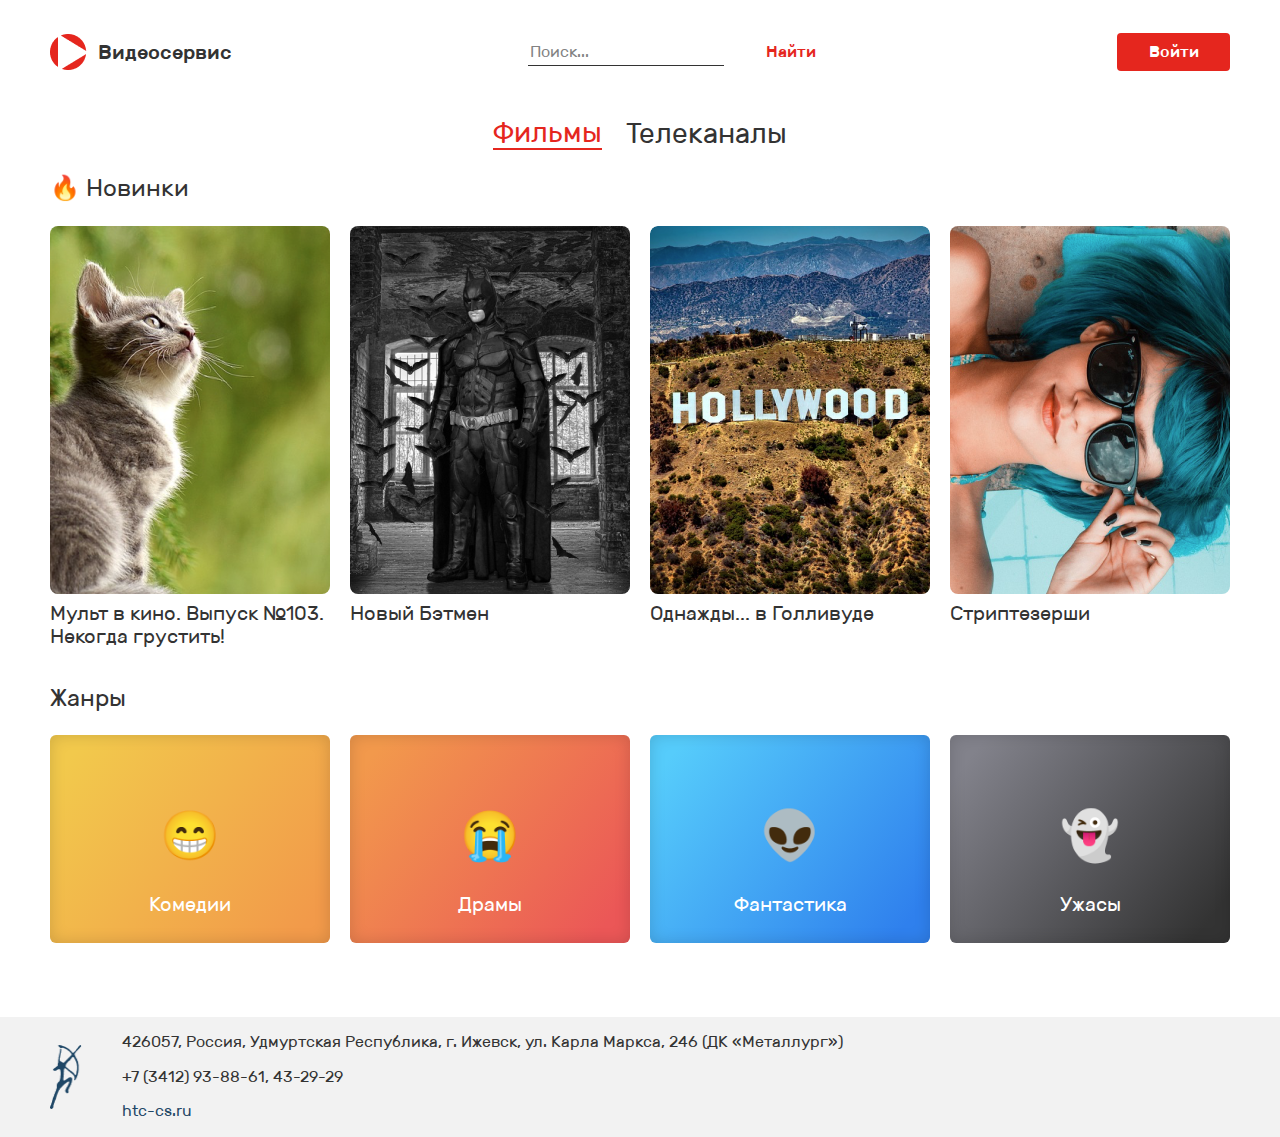
<file: index.html>
<!DOCTYPE html>
<html lang="en">

<head>
	<meta charset="UTF-8">
	<meta name="viewport" content="width=device-width, initial-scale=1.0">
	<meta name="theme-color" media="(prefers-color-scheme: light)" content="red">
	<meta name="theme-color" media="(prefers-color-scheme: dark)" content="black">
	<link rel="stylesheet" href="css/styleFilms.css">
	<link rel="stylesheet" href="css/normalize.css">
	<link rel="stylesheet" href="css/modal_vox.css">
	<link rel="shortcut icon" href="img/sign.png" />
	<title>videohosting</title>
</head>

<body>
	<header class="header">
		<div class="header__logo">
			<img src="img/sign.png" alt="logo">
			<p class="header__logo-p" class="p">Видеoсервис</p>
		</div>

		<form>
			<input type="text" placeholder="Поиск..." class="header__search">
			<input type="submit" value="Найти" class="header__search-btn">
		</form>

		<form>
			<input type="button" value="Войти" class="header__login" id="open-modal-btn">
		</form>
	</header>

	<nav class="tabs">
		<a href="index.html" class="nav__films">Фильмы</a>
		<a href="TVs.html" class="nav__TV">Телеканалы</a>
	</nav>

	<main class="main">
		<section class="new">
			<p class="films__new">&#x1f525; Новинки</p>
			<div class="films__gallery">
				<div class="films__gallery-item">
					<div class="gallery__image1">
						<div class="films__gallery-item-desc">
						<p class="text2-home">Фильм повествует о череде событий, произошедших в Голливуде в 1969 году, на закате его «золотого века».
							Известный актер Рик Далтон и его дублер Клифф Бут пытаются найти свое место в стремительно меняющемся мире
							киноиндустрии.</p>
					</div>
					</div>
					<p class="films__gallery-caption">Мульт в кино. Выпуск №103.<br> Некогда грустить!</p>
				</div>

				<div class="films__gallery-item">
					<div class="gallery__image2">
						<div class="films__gallery-item-desc">
						<p class="text2-home">Фильм повествует о череде событий, произошедших в Голливуде в 1969 году, на закате его «золотого века».
							Известный актер Рик Далтон и его дублер Клифф Бут пытаются найти свое место в стремительно меняющемся мире
							киноиндустрии.</p>
					</div>
					</div>
					
					<p class="films__gallery-caption">Новый Бэтмен</p>
				</div>

				<div class="films__gallery-item">
					<div class="gallery__image3">
						<div class="films__gallery-item-desc">
						<p class="text2-home">Фильм повествует о череде событий, произошедших в Голливуде в 1969 году, на закате его «золотого века».
							Известный актер Рик Далтон и его дублер Клифф Бут пытаются найти свое место в стремительно меняющемся мире
							киноиндустрии.</p>
					</div>
					</div>
					<p class="films__gallery-caption">Однажды... в Голливуде</p>
				</div>

				<div class="films__gallery-item">
					<div class="gallery__image4">
						<div class="films__gallery-item-desc">
						<p class="text2-home">Фильм повествует о череде событий, произошедших в Голливуде в 1969 году, на закате его «золотого века».
							Известный актер Рик Далтон и его дублер Клифф Бут пытаются найти свое место в стремительно меняющемся мире
							киноиндустрии.</p>
					</div>
					</div>
					<p class="films__gallery-caption">Стриптезерши</p>
				</div>
			</div>
		</section>

		<section class="genres">
			<p class="films__new">Жанры</p>
			<div class="genres__gallery">
				<div class="genres__block" id="genres__one">
					<div class="emotsi">
						<p class="genres__block-emotsi">😁</p>
					</div>
					
					<p class="genres__block-name">Комедии</p>
				</div>

				<div class="genres__block" id="genres__two">
					<p class="genres__block-emotsi">😭</p>
					<p class="genres__block-name">Драмы</p>
				</div>

				<div class="genres__block" id="genres__three">
					<p class="genres__block-emotsi">👽</p>
					<p class="genres__block-name">Фантастика</p>
				</div>

				<div class="genres__block" id="genres__four">
					<p class="genres__block-emotsi">👻</p>
					<p class="genres__block-name">Ужасы</p>
				</div>
			</div>


		</section>
	</main>

	<div class="modal" id="my-modal">
		<div class="modal__box">
				<p class="modal__box-center">Вход</p>
				<div>
					<form class="main-form">
						<p><input type="text" placeholder="Логин" class="input"></p>
						<p><input type="text" placeholder="Пароль" class="input"></p>
				</div>
				<div id="dialog__p">
				<div>
					<input type="checkbox" name="remember" id="check1">
					<div class="checkmark"><p>&#10004;</p></div>
				</div>
				<div>
					<label for="remember" id="remember">Запомнить</label>
				</div>
			</div>
				<div class="modal__box-center">
					<input type="submit" value="Войти" class="submit-login">
				</div>
		</div>
	</div>

	<footer class="footer">
		<div class="convert">
			<img src="img/htc-cs-logo.png" id="footer__image">
		<div class="footer__contacts">
			<p class="footer__text">426057, Россия, Удмуртская Республика, г. Ижевск, ул. Карла Маркса, 246 (ДК «Металлург»)
			</p>
			<p class="footer__text">+7 (3412) 93-88-61, 43-29-29</p>
			<p class="footer__text" id="htc">htc-cs.ru</p>
		</div>
		</div>
		
	</footer>
	<script src="../script/index.js"></script>
</body>

</html>
</file>
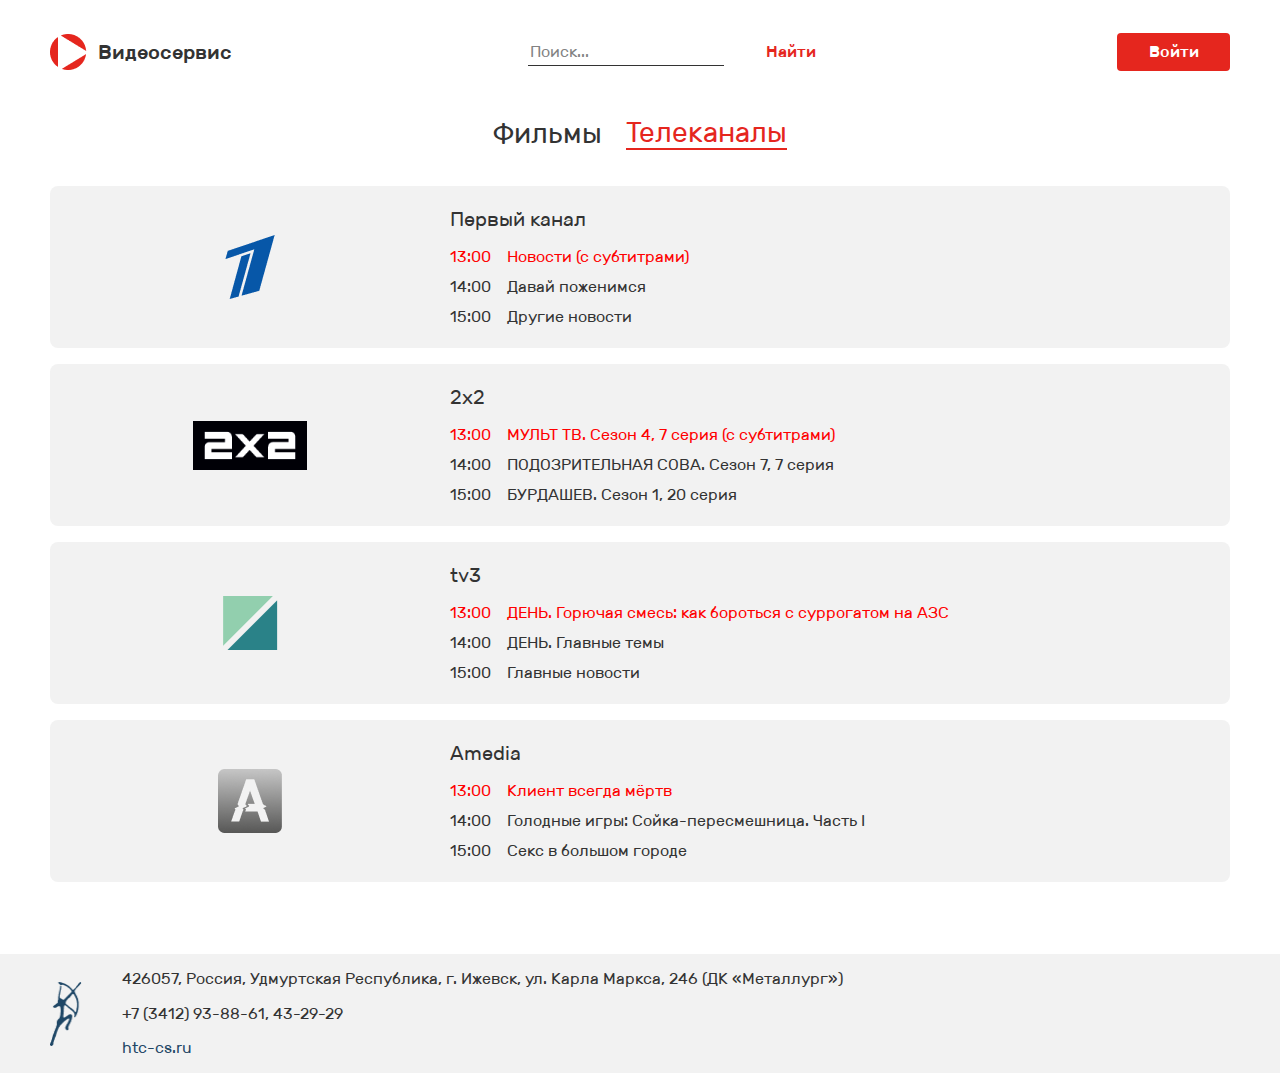
<file: TVs.html>
<!DOCTYPE html>
<html lang="en">

<head>
	<meta charset="UTF-8">
	<meta name="viewport" content="width=device-width, initial-scale=1.0">
	<meta name="theme-color" media="(prefers-color-scheme: light)" content="rgb(255 0 0)">
	<meta name="theme-color" media="(prefers-color-scheme: dark)" content="rgb(0 0 0)">
	<link rel="stylesheet" href="css/styleTVs.css">
	<link rel="stylesheet" href="css/normalize.css">
	<link rel="stylesheet" href="css/modal_vox.css">
	<link rel="shortcut icon" href="img/sign.png" />
	<title>Telecanals</title>
</head>

<body>
	<header class="header">
		<div class="header__logo">
			<img src="img/sign.png" alt="logo">
			<p class="header__logo-p">Видеoсервис</p>
		</div>

		<form>
			<input type="text" placeholder="Поиск..." class="header__search">
			<input type="submit" value="Найти" class="header__search-btn">
		</form>

		<form>
			<input type="button" value="Войти" class="header__login" id="open-modal-btn">
		</form>
	</header>

	<nav class="tabs">
		<a href="index.html" class="films">Фильмы</a>
		<a href="TVs.html" class="TV">Телеканалы</a>
	</nav>

	<main>
	<div class="shows">
		<div class="shows__block">
			<div class="left">
				<img src="img/first-chanel.png" alt="" id="first-chanel">
			</div>

			<div class="right">
				<p class="block__title">Первый канал</p>
				<div class="right__text">
					<div class="right__text-red">
						<p class="block__time">13:00</p>
						<p class="block__show-name">Новости (с субтитрами)</p>
					</div>
					<div class="right__text-basic">
						<p class="block__time">14:00</p>
						<p class="block__show-name">Давай поженимся</p>
					</div>
					<div class="right__text-basic">
						<p class="block__time">15:00</p>
						<p class="block__show-name">Другие новости</p>
					</div>
				</div>
			</div>
		</div>

		<div class="shows__block">
			<div class="left">
				<img src="img/2x2.png" alt="" id="first-chanel">
			</div>

			<div class="right">
				<p class="block__title">2x2</p>
				<div class="right__text">
					<div class="right__text-red">
						<p class="block__time">13:00</p>
						<p class="block__show-name">МУЛЬТ ТВ. Сезон 4, 7 серия (с субтитрами)</p>
					</div>
					<div class="right__text-basic">
						<p class="block__time">14:00</p>
						<p class="block__show-name">ПОДОЗРИТЕЛЬНАЯ СОВА. Сезон 7, 7 серия</p>
					</div>
					<div class="right__text-basic">
						<p class="block__time">15:00</p>
						<p class="block__show-name">БУРДАШЕВ. Сезон 1, 20 серия</p>
					</div>
				</div>
			</div>
		</div>

		<div class="shows__block">
			<div class="left">
				<img src="img/green-logo.png" alt="" id="first-chanel">
			</div>

			<div class="right">
				<p class="block__title">tv3</p>
				<div class="right__text">
					<div class="right__text-red">
						<p class="block__time">13:00</p>
						<p class="block__show-name">ДЕНЬ. Горючая смесь: как бороться с суррогатом на АЗС</p>
					</div>
					<div class="right__text-basic">
						<p class="block__time">14:00</p>
						<p class="block__show-name">ДЕНЬ. Главные темы</p>
					</div>
					<div class="right__text-basic">
						<p class="block__time">15:00</p>
						<p class="block__show-name">Главные новости</p>
					</div>
				</div>
			</div>
		</div>

		<div class="shows__block">
			<div class="left">
				<img src="img/amedia.png" alt="" id="first-chanel">
			</div>

			<div class="right">
				<p class="block__title">Amedia</p>
				<div class="right__text">
					<div class="right__text-red">
						<p class="block__time">13:00</p>
						<p class="block__show-name">Клиент всегда мёртв</p>
					</div>
					<div class="right__text-basic">
						<p class="block__time">14:00</p>
						<p class="block__show-name">Голодные игры: Сойка-пересмешница. Часть I</p>
					</div>
					<div class="right__text-basic">
						<p class="block__time">15:00</p>
						<p class="block__show-name">Секс в большом городе</p>
					</div>
				</div>
			</div>
		</div>
	</div>
	</main>

	<div class="modal" id="my-modal">
		<div class="modal__box">
				<p class="modal__box-center">Вход</p>
				<div>
					<form class="main-form">
						<p><input type="text" placeholder="Логин" class="input"></p>
						<p><input type="text" placeholder="Пароль" class="input"></p>
				</div>
				<div id="dialog__p">
				<div>
					<input type="checkbox" name="remember" id="check1">
					<div class="checkmark"><p>&#10004;</p></div>
				</div>
				<div>
					<label for="remember" id="remember">Запомнить</label>
				</div>
			</div>
				<div class="modal__box-center">
					<input type="submit" value="Войти" class="submit-login">
				</div>
		</div>
	</div>

	<footer class="footer">
		<div class="convert">
			<img src="img/htc-cs-logo.png" id="footer__image">
		<div class="footer__contacts">
			<p class="footer__text">426057, Россия, Удмуртская Республика, г. Ижевск, ул. Карла Маркса, 246 (ДК «Металлург»)
			</p>
			<p class="footer__text">+7 (3412) 93-88-61, 43-29-29</p>
			<p class="footer__text" id="htc">htc-cs.ru</p>
		</div>
		</div>
		
	</footer>

	<script src="../script/index.js"></script>
</body>
</html>
</file>
<file: css/styleFilms.css>
html,
body {
	margin: 0;
}

@font-face {
	font-family: Rubik-medium;
	src: url(../fonts/Rubik-Medium.ttf);
}

@font-face {
	font-family: Rubik;
	src: url(../fonts/Rubik-Regular.ttf);
}

.header {
	height: 40px;
	display: flex;
	justify-content: space-between;
	align-items: center;
	margin: 0 auto;
	margin-top: 32px;
	max-width: 1180px;
}

.header__logo {
	display: flex;
	align-items: center;
}

.header__logo-p {
	color: #333;
	margin-left: 11px;
	font-family: Rubik-medium;
	font-size: 20px;
	font-style: normal;
	font-weight: 500;
	line-height: normal;
}

.header__search {
	max-width: 320px;
	height: 25px;
	border: none;
	font-family: Rubik;
	border-bottom: 1px #333 solid;
	margin-right: 32px;
}

.header__search::placeholder {
	color: #828282;
	font-family: Rubik;
	font-size: 16px;
	font-weight: 500;
}

.header__search:focus {
	outline: none;
	color: #333;
	font-family: Rubik;
	font-size: 16px;
	font-weight: 500;
}

.header__search-btn {
	background: none;
	border: none;
	color: #E5261E;
	font-family: Rubik-medium;
	font-size: 16px;
	font-weight: 500;
}

.header__login {
	width: 113px;
	height: 38px;
	border: none;
	border-radius: 4px;
	background-color: #E5261E;
	color: #FFF;
	text-align: center;
	font-family: Rubik-medium;
	font-size: 16px;
	font-weight: 500;
}

.header__login:hover {
	background: #CC221B;
}

.tabs {
	display: flex;
	justify-content: center;
	align-items: center;
	margin-top: 44px;
	font-family: Rubik;
	font-size: 28px;
	font-weight: 500;
}

.nav__films {
	margin-right: 24px;
	color: #E5261E;
	text-decoration: none;
	border-bottom: 2px #E5261E solid;
}

.nav__TV {
	text-decoration: none;
	color: #333;
}

.nav__TV:hover{
	color: #E5261E;
	text-decoration: none;
	border-bottom: 2px #E5261E solid;
}

.new {	
	margin: 0 auto;
	max-width: 1180px;
}

.films__new {
	color: #333;
	font-family: Rubik;
	font-size: 24px;
	font-weight: 500;
	justify-content: center;
}

.films__gallery {
	height: 434px;
	display: flex;
	flex-wrap: wrap;
	margin-top: 16px;
	overflow-y: scroll;
}
.films__gallery::-webkit-scrollbar{
	width: 0;
	opacity: 0;
}
.films__gallery::-webkit-slider-thumb{
	width: 0;
	opacity: 0;
}

.films__gallery-item {
	margin-right: 20px;
	width: 280px;
	height: 434px;
	flex-direction: column;
	justify-content: center;
	align-items: flex-start;
	gap: 16px;
}
.films__gallery-item:last-child{
	margin-right: 0px;
}
.gallery__image1 {
	background-image: url(../img/image.png);
	background-repeat: no-repeat;
	border-radius: 0.5rem;
}
.gallery__image2 {
	background-image: url(../img/batmen.png);
	background-repeat: no-repeat;
	border-radius: 0.5rem;
}
.gallery__image3 {
	background-image: url(../img/picture.png);
	background-repeat: no-repeat;
	border-radius: 0.5rem;
}
.gallery__image4 {
	background-image: url(../img/walking-wanders.png);
	border-radius: 0.5rem;
}

.films__gallery-item-desc{
	width: 17.5rem;
	height: 23rem;
	border-radius: 0.5rem;
	opacity: 0;
	background-color: rgba(0,0,0,0.8);
	color: white;
	color: var(--Gray-6, #F2F2F2);
	font-family: Rubik;
	font-size: 1rem;
	font-style: normal;
	font-weight: 400;
	line-height: 140%; /* 1.4rem */
	transition: 0.4s;
	cursor: pointer;
	display: flex;
	}
	
	.text2-home{
		margin: 1rem 1rem;
	}
	.films__gallery-item-desc:hover{
	opacity: 0.8;
	}


.films__gallery-caption {
	margin: 8px 0;
	width: 280px;
	color: #333;
	font-family: Rubik;
	font-size: 20px;
	font-weight: 400;
}

.genres {
	max-width: 1180px;
	margin: 0 auto;
	margin-bottom: 72px;
}

.genres__gallery {
	height: 210px;
	display: flex;
}

.genres__block {
	cursor: pointer;
	margin-right: 20px;
	width: 280px;
	height: 208px;
	border-radius: 6px;
	box-shadow: 0px 0px 16px 0px rgba(0, 0, 0, 0.15) inset;
}

.genres__block:last-child{
	margin-right: 0;
}

#genres__one {
	background: linear-gradient(128deg, #F2C94C 8.44%, #F29A4A 91.36%);
}

#genres__two {
	background: linear-gradient(128deg, #F2994C 8.44%, #EB5757 91.36%);
}

#genres__three {
	background: linear-gradient(128deg, #56CCFB 8.44%, #2F80ED 91.36%);
}

#genres__four {
	background: linear-gradient(128deg, #82828b 8.44%, #333 91.36%);
}

#genres__one:hover {
	opacity: 0.8;
}

#genres__two:hover {
	opacity: 0.8;
}

#genres__three:hover {
	opacity: 0.8;
}

#genres__four:hover {
	opacity: 0.8;
}

.genres__block-emotsi {
	text-align: center;
	font-family: Rubik;
	font-size: 48px;
	margin-top: 72.5px;
	margin-bottom: 30px;
}

.genres__block-name {
	margin: 0;
	color: #FFF;
	text-align: center;
	font-family: Rubik;
	font-size: 20px;
	font-weight: 400;
}

.footer {
	display: flex;
	width: 100%;
	background: #F2F2F2;
}

.convert{
	margin: 0 auto;
	width: 1180px;
	display: flex;
}

#footer__image {
	width: 31.992px;
	height: 64px;
	margin: auto 0;
	margin-right: 40px;
}

.footer__contacts {
	color: #333;
	font-family: Rubik;
	font-size: 16px;
	font-weight: 400;
}

#htc{
	font-weight: 500;
	color: var(--htc-color, #1F4766);
}

@media screen and (max-width:600px) {
	.header{
		margin-top: 20px;
		flex-direction: column;
	}
	#open-modal-btn{
		margin-top: 3vh;
	}
	.tabs{
		margin-top: 25vh;
	}
	.films__gallery-item{
		margin-bottom: 5vh;
		margin-right: 0;
	}
	.genres__block{
			margin-bottom: 5vh;
			margin-right: 0;
		}
	
}
@media screen and (max-width: 880px){
	.films__gallery-item:nth-child(even){
		margin-right: 0;
	}
	.genres__block:nth-child(even){
		margin-right: 0;
	}
}
@media screen and (max-width: 1200px) {
	.films__new{
		display: flex;
		justify-content: center;
	}

	.films__gallery{
		justify-content: center;
	}

	.films__gallery-item{
		margin-bottom: 2vh;
	}

	.genres__gallery{
		margin-right: 0;
		display: flex;
		justify-content: center;
		overflow-y: scroll;
		flex-wrap: wrap;
	}

	.genres__gallery::-webkit-scrollbar{
		width: 0;
		opacity: 0;
	}
	.genres__block{
		margin-bottom: 5vh;
	}
	#footer__image{
		margin-left: 20px;
		margin-right: 20px;
	}
}
</file>
<file: css/modal_vox.css>
@font-face {
	font-family: Rubik-medium;
	src: url(../fonts/Rubik-Medium.ttf);
}

@font-face {
	font-family: Rubik;
	src: url(../fonts/Rubik-Regular.ttf);
}

.modal {
	position: fixed;
	left: 0;
	top: 0;
	width: 100%;
	height: 100vh;
	z-index: 99998;
	background-color: rgba(0, 0, 0, .3);
	display: grid;
	align-items: center;
	justify-content: center;
	overflow-y: auto;
	visibility: hidden;
	opacity: 0;
	transition: opacity .4s, visibility .4s;
}

.modal__box {
	border-radius: 8px;
	position: relative;
	width: 304px;
height: 394px;
	padding: 36px;
	z-index: 1;
	margin: 30px 15px;
	background-color: white;
	box-shadow: 0px 0px 17px -7px rgba(34, 60, 80, 0.2);
	transform: scale(0);
	transition: transform .8s;
}

.modal.open {
	visibility: visible;
	opacity: 1;
}

.modal.open .modal__box {
	transform: scale(1);
}

.modal__box-center{
	display: flex;
	justify-content: center;
	color: #333;
text-align: right;
font-family: Rubik;
font-size: 28px;
font-weight: 500;
}

.input{
	width: 100%;
	border: none;
	margin-bottom: 24px;
	font-family: Rubik;
	padding-bottom: 6px;
	border-bottom: 1px solid black;
font-size: 16px;
font-weight: 400;
}

.input:focus{
	outline: none;
}

.submit-login {
	margin-top: 111px;
	display: flexbox;
	align-items: flex-end;
	width: 113px;
	height: 38px;
	border: none;
	border-radius: 4px;
	background-color: #E5261E;
	color: #FFF;
	text-align: center;
	font-family: Rubik;
	font-size: 16px;
	font-weight: 500;
}

.submit-login:hover {
	background: #CC221B;
}

#remember{
	margin-left: 8px;
	font-family: Rubik;
}

#check1{
	position: absolute;
	top: 259px;
	transform: scale(1.5);
	opacity: 0;
}

.checkmark{
	color: white;
	height: 16px;
	width: 16px;
	background-color: #ffffff;
	border: #333333 solid 1px;
	border-radius: 4px;
	cursor: default;
	z-index: -1;
	text-align: center;
}
#dialog__p{
	display: flex;
}
#dialog__p .checkmark p{
	margin-top: 1px;
	font-size: 13px;
}

#check1:checked ~ .checkmark{
	background-color: #ffffff;
	border: #333333 solid 1px;
	color: #E5261E;
	border-radius: 4px;
}
</file>
<file: css/styleTVs.css>
html,
body {
	margin: 0;
}

@font-face {
	font-family: Rubik-medium;
	src: url(../fonts/Rubik-Medium.ttf);
}
@font-face {
	font-family: Rubik;
	src: url(../fonts/Rubik-Regular.ttf);
}

.header {
	height: 40px;
	display: flex;
	justify-content: space-between;
	align-items: center;
	margin: 0 auto;
	margin-top: 32px;
	max-width: 1180px;
}

.header__logo {
	display: flex;
	align-items: center;
}

.header__logo-p {
	color: #333;
	margin-left: 11px;
	font-family: Rubik-medium;
	font-size: 20px;
	font-style: normal;
	font-weight: 500;
	line-height: normal;
}

.header__search {
	max-width: 320px;
	height: 25px;
	border: none;
	font-family: Rubik;
	border-bottom: 1px #333 solid;
	margin-right: 32px;
}

.header__search::placeholder {
	color: #828282;
	font-family: Rubik;
	font-size: 16px;
	font-weight: 500;
}

.header__search:focus {
	outline: none;
	color: #333;
	font-family: Rubik;
	font-size: 16px;
	font-weight: 500;
}

.header__search-btn {
	background: none;
	border: none;
	color: #E5261E;
	font-family: Rubik-medium;
	font-size: 16px;
	font-weight: 500;
}

.header__login {
	width: 113px;
	height: 38px;
	border: none;
	border-radius: 4px;
	background-color: #E5261E;
	color: #FFF;
	text-align: center;
	font-family: Rubik-medium;
	font-size: 16px;
	font-weight: 500;
}

.header__login:hover {
	background: #CC221B;
}

.tabs {
	display: flex;
	justify-content: center;
	align-items: center;
	margin-top: 44px;
	text-align: right;
	font-family: Rubik;
	font-size: 28px;
	font-weight: 500;
}

.films {
	margin-right: 24px;
	text-decoration: none;
	color: #333;
}

.TV {
	color: #E5261E;
	text-decoration: none;
	border-bottom: 2px #E5261E solid;
}

.films:hover{
	color: #E5261E;
	text-decoration: none;
	border-bottom: 2px #E5261E solid;
}

.shows{
	max-width: 1180px;
	height: 696px;
	margin: 36px auto 72px auto;
	justify-content: center;
	overflow-y:scroll;
	overflow-x:hidden;
	flex-wrap: wrap;
}

.shows::-webkit-scrollbar{
	width: 8px;
	border-radius: 2px;
background: #F2F2F2;
}

.shows::-webkit-scrollbar-thumb{
	width: 4px;
	border-radius: 2px;
background: #BDBDBD;
}

.shows__block{
	display: flex;
	margin-bottom: 16px;
	max-width: 1180px;
	height: 162px;
	border-radius: 8px;
	background: #F2F2F2;
}
.left{
	width: 400px;
	display: flex;
	justify-content: center;
	align-items: center;
}

.right{
	display:block;
	margin: auto 0;
}

.block__title{
	margin-top: 0;
	margin-bottom: 17px;
	color: #333;
	font-family: Rubik;
	font-size: 20px;
	font-weight: 500;
}

.right__text-red{
	margin: 0;
	margin-bottom: 12px;
	display: flex;
	color: red;
font-family: Rubik;
font-size: 16px;
font-weight: 400;
}

.right__text-basic{
	margin: 0;
	margin-bottom: 12px;
	display: flex;
	color: #333;
font-family: Rubik;
font-size: 16px;
font-weight: 400;
}

.right__text-basic:last-child{
	margin-bottom: 0;
}

.block__time{
	margin: 0;
	margin-right: 16px;
}

.block__show-name{
	margin: 0;
}

.footer {
	display: flex;
	width: 100%;
	background: #F2F2F2;
}

.convert{
	margin: 0 auto;
	width: 1180px;
	display: flex;
}

#footer__image {
	width: 31.992px;
	height: 64px;
	margin: auto 0;
	margin-right: 40px;
}

.footer__contacts {
	color: #333;
	font-family: Rubik;
	font-size: 16px;
	font-weight: 400;
}

#htc{
	font-weight: 500;
	color: var(--htc-color, #1F4766);
}

@media screen  and (max-width:600px){
	.header{
		margin-top: 20px;
		flex-direction: column;
	}
	#open-modal-btn{
		margin-top: 3vh;
		height: 36px !important;
	}
	.tabs{
		margin-top: 25vh;
	}
}

@media screen  and (max-width:1050px){
	.shows::-webkit-scrollbar{
		width: 0;
	}
	
	.shows__block{
		position: relative;
		justify-content: center;
		align-items: center;
	}
	.left{
		display: flex;
		position: absolute;
		justify-content: center;
		
	}
	.right{
		opacity: 0;
	}
}

@media screen  and (max-width:1200px){
	.shows{
		margin: 36px 20px 72px 20px;
	}
	#footer__image{
		margin-left: 20px;
		margin-right: 20px;
	}
}
</file>
